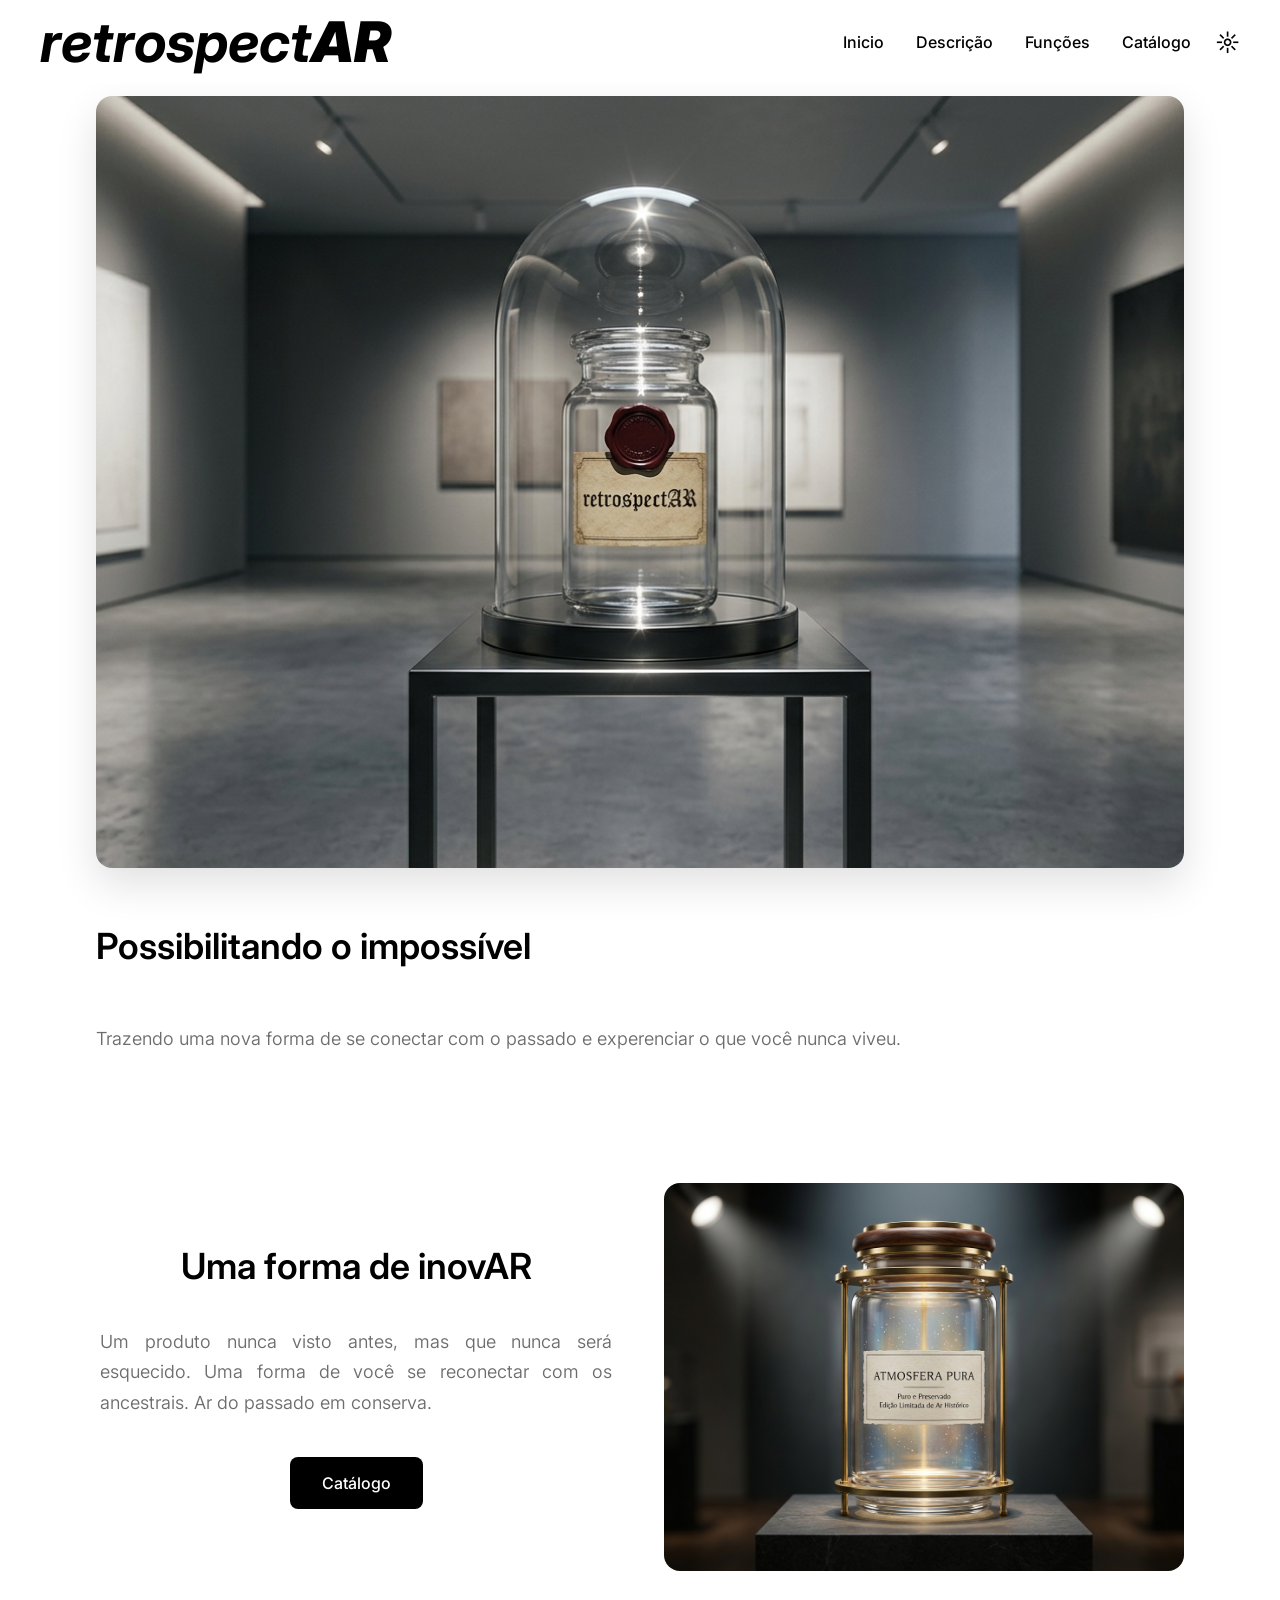
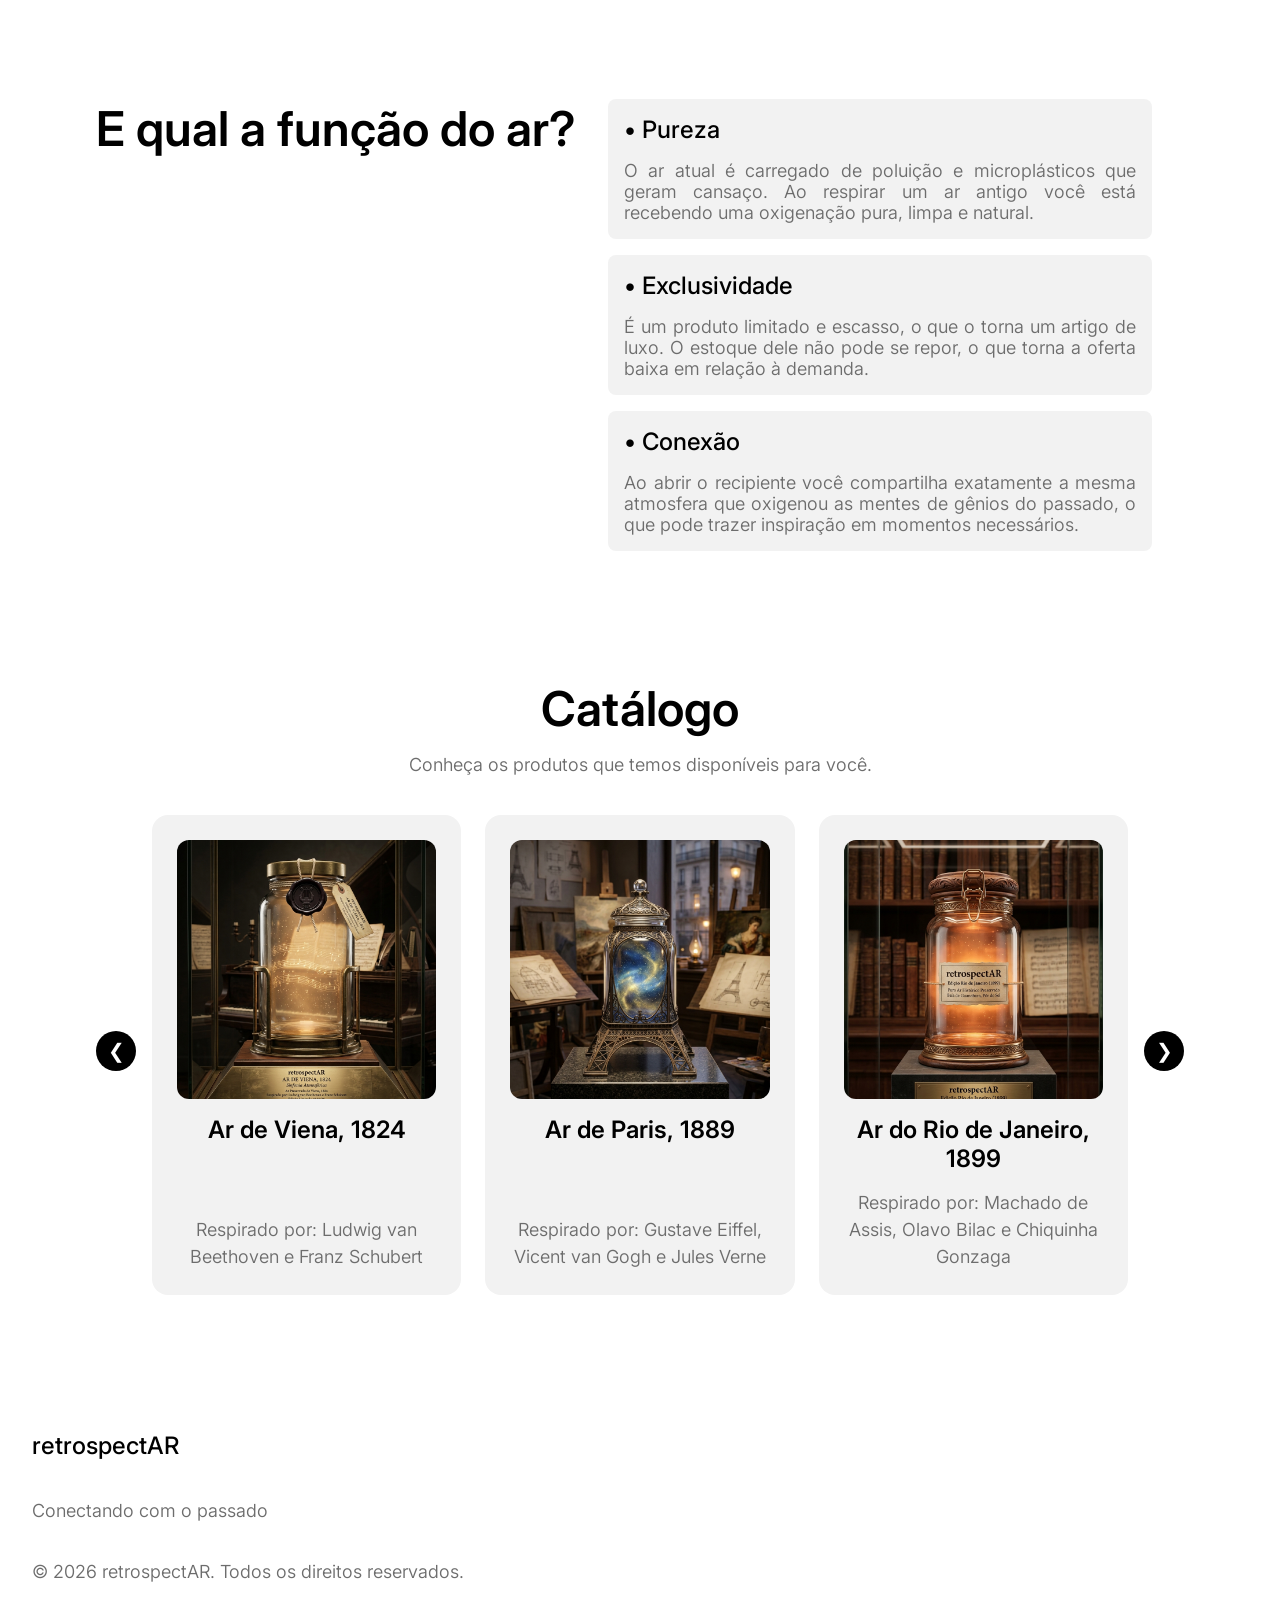
<file: Pages/Home/index.html>
<!DOCTYPE html>
<html lang="pt-BR">
    <head>
        <title>retrospectAR</title>
        <meta charset="UTF-8">
        <link rel="stylesheet" href="style.css">
        <meta name="description" content="Trazendo uma nova forma de se conectar com o passado e experenciar o que você nunca viveu.">
        <meta name="viewport" content="width=device-width, initial-scale=1.0">
        <link rel="icon" type="image/png" href="../../assets/icon.png">
    </head>
    <body>
        <header>
            <!-- Título do site -->
            <h1>retrospect<mark>AR</mark></h1>

            <!-- Navegação-->
            <ul>
                <li><a href="#inicio">Inicio</a></li>
                <li><a href="#produto">Descrição</a></li>
                <li><a href="#faq">Funções</a></li>
                <li><a href="#catalogo">Catálogo</a></li>
            </ul>

            <!-- Botão de tema -->
            <button type="button" id="botao-tema" aria-label="Alternar entre tema claro e escuro">
                ☼
            </button>
        </header>
        <main>
            <section class="carrossel-pagina" id="inicio">

                <!-- Carrossel de imagens -->
                <figure>
                    <div class="carrossel">
                        <img src="../../assets/carrossel1.jpg" alt="Imagem 1">
                        <img src="../../assets/carrossel2.jpg" alt="Imagem 2">
                        <img src="../../assets/carrossel3.jpg" alt="Imagem 3">
                    </div>
                </figure>
                
                <!-- Texto acompanhando o carrossel -->
                <h3>Possibilitando o impossível</h3>
                <p>Trazendo uma nova forma de se conectar com o passado e experenciar o que você nunca viveu.</p>
            </section>
            <section class="produto-pagina" id="produto">

                <!-- Apresentação do produto -->
                <h3>Uma forma de inovAR</h3>
                <p>Um produto nunca visto antes, mas que nunca será esquecido. Uma forma de você se reconectar com os ancestrais. Ar do passado em conserva.</p>

                <!-- Botão para ir para o catálogo -->
                <a href="#catalogo" type="button" id="botao-catalogo" aria-label="Ir para o catálogo de produtos">
                    Catálogo
                </a>

                <!-- Imagem do produto -->
                <img src="../../assets/produto.jpg" alt="Imagem do produto">
            </section>
            <section class="faq-pagina" id="faq">

                <!-- Titulo da seção -->
                <h2>E qual a função do ar?</h2>

                <!-- Lista de infos-->
                 <div id="infos" class="itens">
                    <div id="info1" class="faqitem">
                        <h4>•  Pureza</h4>
                        <p>O ar atual é carregado de poluição e microplásticos que geram cansaço. Ao respirar um ar antigo você está recebendo uma oxigenação pura, limpa e natural.</p>
                    </div>
                    <div id="info2" class="faqitem">
                        <h4>•  Exclusividade</h4>
                        <p>É um produto limitado e escasso, o que o torna um artigo de luxo. O estoque dele não pode se repor, o que torna a oferta baixa em relação à demanda.</p>
                    </div>
                    <div id="info3" class="faqitem">
                        <h4>•  Conexão</h4>
                        <p>Ao abrir o recipiente você compartilha exatamente a mesma atmosfera que oxigenou as mentes de gênios do passado, o que pode trazer inspiração em momentos necessários.</p>
                    </div>
                </div>
            </section>

            <!-- Catálogo -->
             <section class="catalogo-pagina" id="catalogo">
                <h2>Catálogo</h2>
                <p>Conheça os produtos que temos disponíveis para você.</p>
                <div class="catalogo-carrossel-wrapper">
                    <button type="button" class="controle-carrossel anterior" data-carousel-target="produtos-carrossel" aria-label="Produto anterior">&#10094;</button>
                    <div class="produtos-carrossel" id="produtos-carrossel">
                        <button type="button" class="produto-card" data-modal="produto-modal-1" aria-label="Ver detalhes do Produto 1">
                            <img src="../../assets/catalogo1.jpg" alt="Produto 1">
                            <h3>Ar de Viena, 1824</h3>
                            <p>Respirado por: Ludwig van Beethoven e Franz Schubert</p>
                        </button>
                        <button type="button" class="produto-card" data-modal="produto-modal-2" aria-label="Ver detalhes do Produto 2">
                            <img src="../../assets/catalogo2.jpg" alt="Produto 2">
                            <h3>Ar de Paris, 1889</h3>
                            <p>Respirado por: Gustave Eiffel, Vicent van Gogh e Jules Verne</p>
                        </button>
                        <button type="button" class="produto-card" data-modal="produto-modal-3" aria-label="Ver detalhes do Produto 3">
                            <img src="../../assets/catalogo3.jpg" alt="Produto 3">
                            <h3>Ar do Rio de Janeiro, 1899</h3>
                            <p>Respirado por: Machado de Assis, Olavo Bilac e Chiquinha Gonzaga</p>
                        </button>
                        <button type="button" class="produto-card" data-modal="produto-modal-4" aria-label="Ver detalhes do Produto 4">
                            <img src="../../assets/catalogo4.jpg" alt="Produto 4">
                            <h3>Ar de Atenas, 432 a.C.</h3>
                            <p>Respirado por: Sócrates, Platão e Péricles</p>
                        </button>
                        <button type="button" class="produto-card" data-modal="produto-modal-5" aria-label="Ver detalhes do Produto 5">
                            <img src="../../assets/catalogo5.jpg" alt="Produto 5">
                            <h3>Ar de Salvador, 2026</h3>
                            <p>Respirado por: Sanval Ebert e Márcio Soussa</p>
                        </button>
                        <button type="button" class="produto-card" data-modal="produto-modal-6" aria-label="Ver detalhes do Produto 6">
                            <img src="../../assets/catalogo6.jpg" alt="Produto 6">
                            <h3>Ar do Cabo Canaveral, 1969</h3>
                            <p>Respirado por: Neil Armstrong, Buzz Aldrin e Michael Collins</p>
                        </button>
                    </div>
                    <button type="button" class="controle-carrossel proximo" data-carousel-target="produtos-carrossel" aria-label="Próximo produto">&#10095;</button>
                </div>
             </section>

             <!-- Modais de detalhes dos produtos -->
            <div id="produto-modal-1" class="modal" role="dialog" aria-modal="true" aria-labelledby="produto-titulo-1">
                <div class="modal-content modal-produto">
                    <button type="button" class="fechar-modal" aria-label="Fechar detalhes">&times;</button>
                    <img src="../../assets/catalogo1.jpg" alt="Produto 1">
                    <div class="modal-produto-info">
                        <h4 id="produto-titulo-1">Ar de Viena, 1824</h4>
                        <p>Capturado nos arredores do Kärntnertortheater na noite de estreia da 9ª Sinfonia. Esta conserva guarda a pressão atmosférica e as vibrações sonoras que moveram o ar da capital da música clássica no apogeu do Romantismo. Respire a densidade criativa de Beethoven e Schubert no momento em que a harmonia humana mudou para sempre. Uma experiência focada em foco profundo, composição e expressão máxima de paixão.</p>
                        <button type="button" class="botao-produto">Disponível em breve</button>
                    </div>
                </div>
            </div>
            <div id="produto-modal-2" class="modal" role="dialog" aria-modal="true" aria-labelledby="produto-titulo-2">
                <div class="modal-content modal-produto">
                    <button type="button" class="fechar-modal" aria-label="Fechar detalhes">&times;</button>
                    <img src="../../assets/catalogo2.jpg" alt="Produto 2">
                    <div class="modal-produto-info">
                        <h4 id="produto-titulo-2">Ar de Paris, 1889</h4>
                        <p>Coletado no topo da recém-inaugurada Torre Eiffel durante a Exposição Universal de Paris. Um composto atmosférico único que presenciou a convergência da engenharia monumental, da arte pós-impressionista e da literatura de ficção científica. A oxigenação perfeita para momentos que exigem pensamento visionário, audácia arquitetônica e quebra de paradigmas visuais.</p>
                        <button type="button" class="botao-produto">Disponível em breve</button>
                    </div>
                </div>
            </div>
            <div id="produto-modal-3" class="modal" role="dialog" aria-modal="true" aria-labelledby="produto-titulo-3">
                <div class="modal-content modal-produto">
                    <button type="button" class="fechar-modal" aria-label="Fechar detalhes">&times;</button>
                    <img src="../../assets/catalogo3.jpg" alt="Produto 3">
                    <div class="modal-produto-info">
                        <h4 id="produto-titulo-3">Ar do Rio de Janeiro, 1899</h4>
                        <p>Conservado nas alvoradas da antiga capital federal, entre os saraus literários e as primeiras composições do choro brasileiro. Este frasco sela a efervescência cultural da virada do século XIX, conectando você ao lirismo das mentes que fundaram a identidade intelectual e musical do Brasil. Ideal para desbloquear a escrita criativa, a prosa envolvente e a sensibilidade artística.</p>
                        <button type="button" class="botao-produto">Disponível em breve</button>
                    </div>
                </div>
            </div>
            <div id="produto-modal-4" class="modal" role="dialog" aria-modal="true" aria-labelledby="produto-titulo-4">
                <div class="modal-content modal-produto">
                    <button type="button" class="fechar-modal" aria-label="Fechar detalhes">&times;</button>
                    <img src="../../assets/catalogo4.jpg" alt="Produto 4">
                    <div class="modal-produto-info">
                        <h4 id="produto-titulo-4">Ar de Atenas, 432 a.C.</h4>
                        <p>Raro exemplar de atmosfera pré-industrial capturado na colina da Acrópole ateniense durante o Século de Ouro. Totalmente livre de emissões modernas, este ar testemunhou o nascimento do pensamento crítico, da filosofia ocidental e dos debates sobre a democracia. Indicado para momentos de tomada de decisão estratégica, clareza lógica e busca por conceitos fundamentais.</p>
                        <button type="button" class="botao-produto">Disponível em breve</button>
                    </div>
                </div>
            </div>
            <div id="produto-modal-5" class="modal" role="dialog" aria-modal="true" aria-labelledby="produto-titulo-5">
                <div class="modal-content modal-produto">
                    <button type="button" class="fechar-modal" aria-label="Fechar detalhes">&times;</button>
                    <img src="../../assets/catalogo5.jpg" alt="Produto 5">
                    <div class="modal-produto-info">
                        <h4 id="produto-titulo-5">Ar de Salvador, 2023</h4>
                        <p>Coletado nos laboratórios e corredores do SENAI CIMATEC. Uma edição ultra-especial imbuída da atmosfera de lógica de programação, arquitetura de sistemas, algoritmos e mentoria acadêmica. Contém o fluxo de oxigênio que alimentou a resolução de bugs complexos e o ensino de tecnologia de ponta. A escolha definitiva para maratonas de código, compilação de projetos e superação de provas de engenharia.</p>
                        <button type="button" class="botao-produto">Disponível em breve</button>
                    </div>
                </div>
            </div>
            <div id="produto-modal-6" class="modal" role="dialog" aria-modal="true" aria-labelledby="produto-titulo-6">
                <div class="modal-content modal-produto">
                    <button type="button" class="fechar-modal" aria-label="Fechar detalhes">&times;</button>
                    <img src="../../assets/catalogo6.jpg" alt="Produto 6">
                    <div class="modal-produto-info">
                        <h4 id="produto-titulo-6">Ar do Cabo Canaveral, 1969</h4>
                        <p>Capturado no complexo de lançamento 39A no momento exato da contagem regressiva da missão Apollo 11. O ar que antecedeu o feito mais audacioso da história da humanidade: a conquista do solo lunar. Uma reserva carregada do sentimento de bravura, superação de limites técnicos e exploração do desconhecido. Perfeito para lançamentos de projetos e metas audaciosas.</p>
                        <button type="button" class="botao-produto">Disponível em breve</button>
                    </div>
                </div>
            </div>
        </main>
        <footer>
            <!-- Rodapé-->
            <h4>retrospectAR</h4>
            <p>Conectando com o passado</p>
            <p>&copy; 2026 retrospectAR. Todos os direitos reservados.</p>
        </footer>
        <script src="../../Scripts/theme.js"></script>
        <script src="../../Scripts/modal.js"></script>
        <script src="../../Scripts/carrossel.js"></script>
    </body>
</html>
</file>
<file: Pages/Home/style.css>
@import url('https://fonts.googleapis.com/css2?family=Bebas+Neue&family=Inter:ital,opsz,wght@0,14..32,100..900;1,14..32,100..900&display=swap');

/* Reset básico de estilos */
*{
    margin: 0;
    padding: 0;
    box-sizing: border-box;
    font-family: 'Inter', sans-serif;
}
html{
    scroll-behavior: smooth;
    scroll-padding-top: 5rem;
}

/* Variáveis de cores para tema claro */
:root{
    --background-color: #FFFFFF;
    --background-secondary: #F2F2F2;
    --text-color: #000000;
    --text-secondary: #6D6D6D;
}

/* Variáveis de cores para tema escuro */
[data-theme="dark"]{
    --background-color: #1A1A1A;
    --background-secondary: #333333;
    --text-color: #FFFFFF;
    --text-secondary: #B3B3B3;
}

/* Estilos gerais do texto da página */
h1{
    font-family: 'Inter', sans-serif;
    font-size: 3.5rem;
    font-weight: 700;
    font-style: italic;
    color: var(--text-color);
}
mark{
    background-color: transparent;
    font-weight: 900;
    color: var(--text-color);
}
h2{
    font-family: 'Inter', sans-serif;
    font-size: 3rem;
    font-weight: 600;
    font-style: normal;
    color: var(--text-color);
}
h3{
    font-family: 'Inter', sans-serif;
    font-size: 2.25rem;
    font-weight: 600;
    font-style: normal;
    color: var(--text-color);
}
h4{
    font-family: 'Inter', sans-serif;
    font-size: 1.5rem;
    font-weight: 500;
    font-style: normal;
    color: var(--text-color);
}
p{
    font-family: 'Inter', sans-serif;
    font-size: 1.125rem;
    font-weight: 350;
    font-style: normal;
    color: var(--text-secondary);
}

/* CABEÇALHO */
/* Estilo do cabeçalho da página */
header{
    display: flex;
    justify-content: flex-start; /* Mantém os elementos alinhados em uma única linha */
    align-items: center;
    gap: 1.5rem; 
    padding: .5rem 2.5rem; 
    background-color: var(--background-color);
    position: fixed; /* Mantém o cabeçalho fixo no topo da página */
    width: 100%; 
    top: 0; 
    left: 0; 
    z-index: 1000; /* Garante que o cabeçalho fique acima de outros elementos da página */  
    transition: background-color 0.3s ease; /* Adiciona uma transição suave para a mudança de cor de fundo */
}
header h1{
    margin-right: auto; /* Empurra a navegação e o botão para a direita */
}
/* Estilo da lista de navegação do cabeçalho */
header ul{
    list-style: none; /* Remove os marcadores da lista */
    display: flex; 
    gap: 2rem; 
}
/* Estilo dos links de navegação do cabeçalho */
header ul li a{
    text-decoration: none; /* Remove o sublinhado dos links */
    color: var(--text-color); 
    font-weight: 500; 
    transition: color 0.3s ease; 
}
/* Estilo do botão de alternância de tema */
#botao-tema{
    background-color: transparent; 
    border: none; 
    color: var(--text-color); 
    font-size: 1.5rem; 
    cursor: pointer; 
    transition: color 0.3s ease; 
}

/* RODAPÉ */
/* Estilo do rodapé da página */
footer{
    padding: 2rem;  
    background-color: var(--background-color); 
    color: var(--text-secondary); 
    width: 100%; 
    bottom: 0; 
    left: 0; 
    transition: background-color 0.3s ease; 
}
footer h4{
    margin-bottom: 2.5rem; 
}
footer p{
    font-weight: 350; 
    margin-bottom: 2.5rem; 
}

/* CORPO */
/* Estilo do corpo da página */
body{
    background-color: var(--background-color); 
    transition: background-color 0.3s ease, color 0.3s ease; 
    padding-top: 4rem;
}

/* Seção do Carrossel */
.carrossel-pagina{
    display: flex;
    flex-direction: column;
    align-items: center; 
    justify-content: center; 
    grid-template-columns: 1fr; /* Define uma única coluna para o grid */
    gap: 2rem; 
    width: 100%; 
    max-width: none; 
    margin: 0; 
    padding: 2rem 0 4rem; 
}
.carrossel-pagina figure{
    width: 85%; 
    min-width: 0; 
    margin: 0 auto; 
    overflow: hidden; /* Oculta qualquer conteúdo que ultrapasse os limites da figura */
    border-radius: 1rem; 
    background-color: var(--background-color); 
    box-shadow: 0 1rem 2.5rem rgba(0, 0, 0, .12); 
}
.carrossel{
    display: flex; 
    gap: 1rem; 
    overflow-x: auto; /* Permite rolagem horizontal no carrossel */
    scroll-snap-type: x mandatory; /* Ativa o snap de rolagem horizontal para os itens do carrossel */
    scrollbar-width: none; /* Oculta a barra de rolagem no Firefox */
    -ms-overflow-style: none; /* Oculta a barra de rolagem no Edge */
}
.carrossel::-webkit-scrollbar{
    display: none; /* Oculta a barra de rolagem em navegadores WebKit */
}
.carrossel img{
    display: block; /* Remove o espaçamento em torno da imagem */
    flex: 0 0 100%; 
    width: 100%; 
    height: max(24rem, calc(100vh - 8rem)); /* Define a altura da imagem como o máximo entre 24rem e a altura da janela de visualização menos 8rem */
    object-fit: cover; /* Ajusta a imagem para cobrir o contêiner do carrossel sem distorção */
    scroll-snap-align: center; /* Alinha a imagem ao centro do contêiner do carrossel durante a rolagem */
}
.carrossel-pagina h3{
    width: 85%; 
    margin: 0 auto; 
    padding: 1.5rem 0; 
    text-align: left; 
}
.carrossel-pagina p{
    width: 85%; 
    margin: 0 auto; 
    text-align: left; 
    line-height: 1.7; 
}

/* Seção do Produto */
.produto-pagina{
    display: grid;
    grid-template-columns: 1fr 1fr; /* Define duas colunas de tamanho igual para o grid */
    grid-template-rows: auto auto auto; /* Define três linhas automáticas para o grid */
    gap: .5rem 3rem;
    align-items: center;
    width: 85%;
    min-height: 32rem;
    margin: 0 auto;
    padding: 4rem 0;
}
.produto-pagina h3,
.produto-pagina p,
.produto-pagina button{
    grid-column: 1;
}
.produto-pagina h3{
    grid-row: 1;
    align-self: end;
    justify-self: center;
}
.produto-pagina p{
    grid-row: 2;
    max-width: 32rem;
    line-height: 1.7;
    justify-self: center;
    text-align: justify;
}
.produto-pagina a{
    grid-row: 3;
    justify-self: center;
    align-self: start;
}
.produto-pagina img{
    grid-column: 2;
    grid-row: 1 / 4; 
    width: 100%;
    height: 100%;
    min-height: 24rem;
    object-fit: cover; /* Ajusta a imagem para cobrir o contêiner do produto sem distorção */
    border-radius: 1rem;
}
.produto-pagina a{
    display: inline-block; /* Permite definir largura e altura para o link */
    padding: 1rem 2rem;
    background-color: var(--text-color);
    color: var(--background-color);
    text-decoration: none;
    font-weight: 500;
    border-radius: .5rem;
    transition: background-color 0.3s ease, color 0.3s ease;
}

/* Seção do FAQ */
.faq-pagina{
    display: flex;
    flex-direction: row; /* Define a direção dos itens como linha */
    gap: 2rem;
    width: 85%;
    margin: 0 auto;
    padding: 4rem 0;
}
.faq-pagina li{
    flex: 1;
    text-align: center;
    background-color: var(--background-secondary);
    padding: 1cap;
    border-radius: 1rem;
    margin: 0 2.5rem;
    transition: background-color 0.3s ease;
    cursor: pointer;
    color: var(--text-secondary);
}
.faq-pagina li:hover,
.faq-pagina li:focus{
    background-color: var(--text-color);
    color: var(--background-color);
}
.itens{
    display: flex;
    flex-direction: column;
    gap: 1rem;
    text-align: justify;
    max-width: 50%;
}
.faqitem{
    display: flex;
    flex-direction: column;
    gap: .5rem;
    padding: 1rem;
    border-radius: .5rem;
    background-color: var(--background-secondary);
    color: var(--text-color);
}
.faqitem h4{
    padding-bottom: .5rem;
}

/* Seção do catálogo */
.catalogo-pagina{
    width: 85%;
    margin: 0 auto;
    padding: 4rem 0;
    text-align: center;
}
.catalogo-pagina h2{
    margin-bottom: 1rem;
}
.catalogo-pagina > p{
    margin-bottom: 2rem;
}
.catalogo-carrossel-wrapper{
    display: flex;
    align-items: center;
    gap: 1rem;
    margin-bottom: 2.5rem;
}
.produtos-carrossel{
    display: flex;
    flex: 1;
    gap: 1.5rem;
    overflow-x: auto;
    scroll-behavior: smooth; /* Adiciona rolagem suave ao carrossel */
    scroll-snap-type: x mandatory; /* Ativa o snap de rolagem horizontal para os itens do carrossel */
    -ms-overflow-style: none; /* Oculta a barra de rolagem no Edge */
    -webkit-overflow-scrolling: touch; /* Ativa a rolagem suave no iOS */
    scrollbar-width: none; /* Oculta a barra de rolagem no Firefox */
    padding-top: .5rem;
}
.produtos-carrossel::-webkit-scrollbar{
    display: none; /* Oculta a barra de rolagem em navegadores WebKit */
}
.produto-card{
    display: flex;
    flex: 0 0 calc((100% - 3rem) / 3); /* Define a largura do card como um terço do contêiner, considerando o espaçamento */
    flex-direction: column;
    align-items: center;
    gap: 1rem;
    min-width: 0;
    padding: 1.5rem;
    border: 1px solid transparent;
    border-radius: 1rem;
    background-color: var(--background-secondary);
    color: var(--text-color);
    font: inherit;
    text-align: center;
    cursor: pointer;
    scroll-snap-align: center; /* Alinha o card ao centro do contêiner do carrossel durante a rolagem */
    transition: transform .2s ease, border-color .2s ease;
}
.produto-card:hover,
.produto-card:focus-visible{
    border-color: var(--text-color);
    transform: translateY(-.25rem); /* Adiciona um efeito de elevação ao passar o mouse ou focar no card */
}
.produto-card img{
    width: 100%;
    aspect-ratio: 1;
    object-fit: cover;
    border-radius: .75rem;
}
.produto-card h3{
    font-size: 1.5rem;
}
.produto-card p{
    margin-top: auto;
    line-height: 1.5;
}
.controle-carrossel{
    flex: 0 0 auto;
    width: 2.5rem;
    height: 2.5rem;
    border: 0;
    border-radius: 50%;
    background-color: var(--text-color);
    color: var(--background-color);
    font-size: 1.25rem;
    cursor: pointer;
}
.controle-carrossel:focus-visible{
    outline: 2px solid var(--text-color);
    outline-offset: 3px;
}

/* Seção do Modal */
.modal{
    display: none; /* Inicialmente oculto */
    position: fixed; /* Mantém o modal fixo na tela */
    inset: 0; /* Define a posição do modal para ocupar toda a tela */
    z-index: 2000; /* Garante que o modal fique acima de outros elementos da página */
    align-items: center;
    justify-content: center;
    padding: 1.5rem;
    background-color: rgba(0, 0, 0, .65);
}
.modal[style*="display: block"],
.modal[style*="display:flex"],
.modal[style*="display: flex"]{
    display: flex;
}
.modal-content{
    position: relative;
    width: min(100%, 34rem); /* Define a largura máxima do conteúdo do modal */
    max-height: 90vh; 
    overflow-y: auto; /* Permite rolagem vertical se o conteúdo ultrapassar a altura máxima */
    padding: 3rem; 
    border: 1px solid var(--text-secondary);
    border-radius: 1rem;
    background-color: var(--background-color);
    box-shadow: 0 1.5rem 4rem rgba(0, 0, 0, .3);
    animation: modal-entrada .2s ease-out;
}
.modal-content h4{
    margin-bottom: 1rem;
    padding-right: 2rem;
}
.modal-content p{
    line-height: 1.7;
}
.modal-produto{
    display: grid;
    grid-template-columns: minmax(12rem, 40%) 1fr; /* Define duas colunas, a primeira com largura mínima de 12rem e máxima de 40% do contêiner, e a segunda ocupando o restante do espaço */
    gap: 2rem;
    align-items: center;
    width: min(100%, 46rem);
    padding: 2rem;
}
.modal-produto > img{
    width: 100%;
    aspect-ratio: 1;
    object-fit: cover;
    border-radius: .75rem;
}
.modal-produto-info{
    display: flex;
    flex-direction: column;
    align-items: flex-start;
    gap: 1rem;
}
.modal-produto-info h4{
    margin: 0;
}
.modal-produto-info p{
    margin: 1rem 0;
    text-align: justify;
}
.botao-produto{
    padding: .8rem 1.25rem;
    border: 0;
    border-radius: .5rem;
    background-color: var(--text-secondary);
    color: var(--background-secondary);
    font: inherit;
    font-weight: 500;
    cursor: not-allowed;
    transition: opacity .2s ease;
}
.fechar-modal{
    border: 0;
    padding: 0;
    background: transparent;
    position: absolute; /* Posiciona o botão de fechar no canto superior direito do modal */
    top: .75rem;
    right: 1rem;
    color: var(--text-secondary);
    font-size: 2rem;
    line-height: 1;
    cursor: pointer;
    font: inherit;
    transition: color .2s ease, transform .2s ease;
}
.fechar-modal:hover,
.fechar-modal:focus{
    color: var(--text-color);
    transform: scale(1.1);
}

/* Animação de entrada do modal */
@keyframes modal-entrada{
    from{
        opacity: 0;
        transform: translateY(1rem) scale(.98);
    }
    to{
        opacity: 1;
        transform: translateY(0) scale(1);
    }
}

/* RESPONSIVIDADE */
/* Estilos para telas com largura máxima de 900px */
@media (max-width: 900px){
    header{
        gap: 1rem;
        padding: .75rem 1.5rem;
    }
    header h1{
        font-size: clamp(1.75rem, 5vw, 2.5rem);
    }
    header ul{
        gap: 1rem;
    }

    .carrossel-pagina,
    .produto-pagina,
    .faq-pagina,
    .catalogo-pagina{
        width: min(90%, 48rem);
        margin-inline: auto;
    }

    .carrossel img{
        height: clamp(20rem, 60vh, 32rem);
    }
    .produto-pagina{
        gap: 1.5rem 2rem;
    }
    .produto-pagina h3{
        font-size: clamp(1.75rem, 5vw, 2.25rem);
    }
    .produto-pagina img{
        min-height: 20rem;
    }

    .faq-pagina{
        gap: 1.5rem;
    }
    .faq-pagina h2{
        font-size: clamp(2rem, 5vw, 2.5rem);
    }
    .itens{
        max-width: 55%;
    }

    .produto-card{
        flex-basis: calc((100% - 1.5rem) / 2);
    }
}

/* Estilos para telas com largura máxima de 640px */
@media (max-width: 640px){
    html{
        scroll-padding-top: 6rem;
    }
    body{
        padding-top: 6rem;
    }
    h2{
        font-size: 2rem;
    }
    h3{
        font-size: 1.75rem;
    }
    p{
        font-size: 1rem;
    }

    header{
        flex-wrap: wrap;
        justify-content: center;
        padding: .75rem 1rem;
    }
    header h1{
        width: 100%;
        margin-right: 0;
        text-align: center;
    }
    header ul{
        order: 2;
        flex-wrap: wrap;
        justify-content: center;
        gap: .5rem 1rem;
    }
    header ul li a{
        font-size: .875rem;
    }
    #botao-tema{
        order: 1;
        font-size: 1.25rem;
    }

    .carrossel-pagina,
    .produto-pagina,
    .faq-pagina,
    .catalogo-pagina{
        width: calc(100% - 2rem);
        margin-inline: auto;
        padding: 2.5rem 0;
    }
    .carrossel-pagina figure,
    .carrossel-pagina h3,
    .carrossel-pagina p{
        width: 100%;
    }
    .carrossel-pagina{
        align-items: center;
        text-align: center;
    }
    .carrossel-pagina figure{
        margin-inline: auto;
    }
    .carrossel-pagina h3,
    .carrossel-pagina p{
        text-align: center;
    }
    .carrossel img{
        height: min(65vh, 26rem);
        min-height: 16rem;
    }
    .carrossel-pagina h3{
        padding: 1rem 0 .75rem;
    }

    .produto-pagina{
        display: flex;
        flex-direction: column;
        align-items: stretch;
        min-height: 0;
    }
    .produto-pagina h3{
        align-self: center;
        text-align: center;
    }
    .produto-pagina p{
        max-width: none;
        text-align: left;
    }
    .produto-pagina a{
        align-self: center;
    }
    .produto-pagina img{
        order: -1;
        margin-inline: auto;
        width: 100%;
        height: auto;
        min-height: 0;
        max-height: 24rem;
        aspect-ratio: 1 / 1;
    }

    .faq-pagina{
        flex-direction: column;
        align-items: stretch;
    }
    .faq-pagina h2{
        text-align: center;
    }
    .itens{
        max-width: none;
    }
    .faqitem{
        padding: 1rem;
    }

    .catalogo-pagina h2{
        margin-bottom: .75rem;
    }
    .catalogo-carrossel-wrapper{
        gap: .5rem;
    }
    .produtos-carrossel{
        gap: .75rem;
    }
    .produto-card{
        flex-basis: 100%;
        padding: 1rem;
    }
    .controle-carrossel{
        width: 2rem;
        height: 2rem;
        font-size: 1rem;
    }

    footer{
        padding: 1.5rem 1rem;
    }
    footer h4,
    footer p{
        margin-bottom: 1.5rem;
    }

    .modal{
        padding: 1rem;
    }
    .modal-content{
        max-height: 85vh;
        padding: 2.5rem 1.25rem 1.5rem;
    }
    .modal-produto{
        grid-template-columns: 1fr;
        gap: 1.25rem;
        padding: 2.5rem 1.25rem 1.5rem;
    }
    .modal-produto > img{
        max-width: 15rem;
        justify-self: center;
    }
}
</file>
